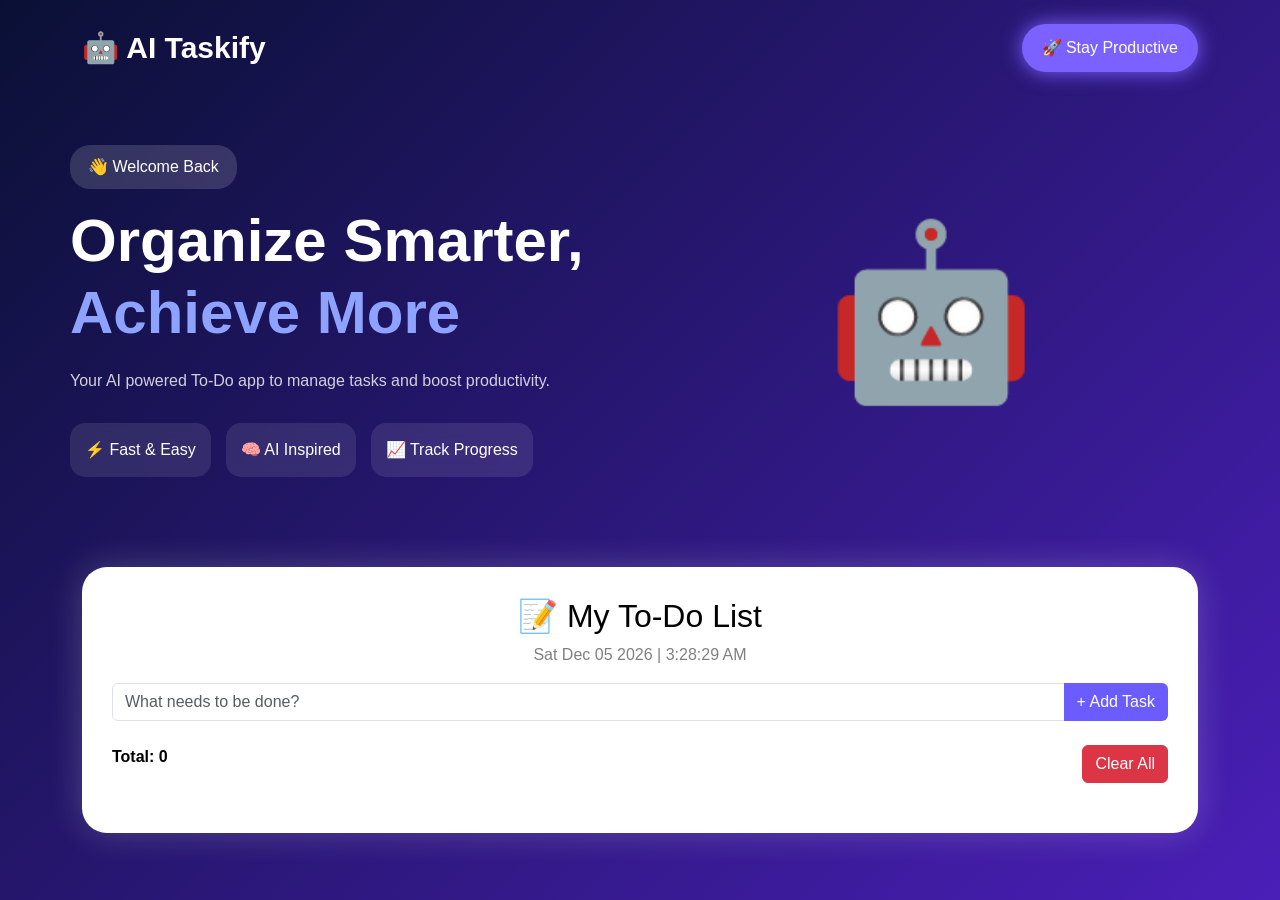
<file: index.html>
<!DOCTYPE html>
<html lang="en">
<head>
<meta charset="UTF-8">
<meta name="viewport" content="width=device-width, initial-scale=1.0">

<title>AI Taskify</title>

<link href="https://cdn.jsdelivr.net/npm/bootstrap@5.3.3/dist/css/bootstrap.min.css" rel="stylesheet">

<link rel="stylesheet" href="style.css">
</head>

<body>

<nav class="navbar navbar-expand-lg">
<div class="container">

<a class="navbar-brand logo" href="#">
🤖 AI Taskify
</a>

<button class="btn btn-glow">
🚀 Stay Productive
</button>

</div>
</nav>


<section class="hero container">

<div class="row align-items-center">

<div class="col-md-6">

<p class="tag">
👋 Welcome Back
</p>

<h1>
Organize Smarter,<br>
<span>Achieve More</span>
</h1>

<p class="hero-text">
Your AI powered To-Do app to manage tasks and boost productivity.
</p>

<div class="cards">

<div class="mini-card">
⚡ Fast & Easy
</div>

<div class="mini-card">
🧠 AI Inspired
</div>

<div class="mini-card">
📈 Track Progress
</div>

</div>

</div>


<div class="col-md-6 text-center">

<div class="robot">
🤖
</div>

</div>

</div>

</section>


<div class="container">

<div class="todo-box">

<h2>📝 My To-Do List</h2>

<p id="date"></p>


<div class="input-group mb-4">

<input
type="text"
id="taskInput"
class="form-control"
placeholder="What needs to be done?">

<button
class="btn add-btn"
onclick="addTask()">

+ Add Task
</button>

</div>


<div class="status">

<div class="status-box">
Total:
<span id="counter">0</span>
</div>

<button
class="btn btn-danger"
onclick="clearAll()">

Clear All
</button>

</div>

<ul id="taskList"></ul>

</div>

</div>

<script src="script.js"></script>

</body>
</html>
</file>
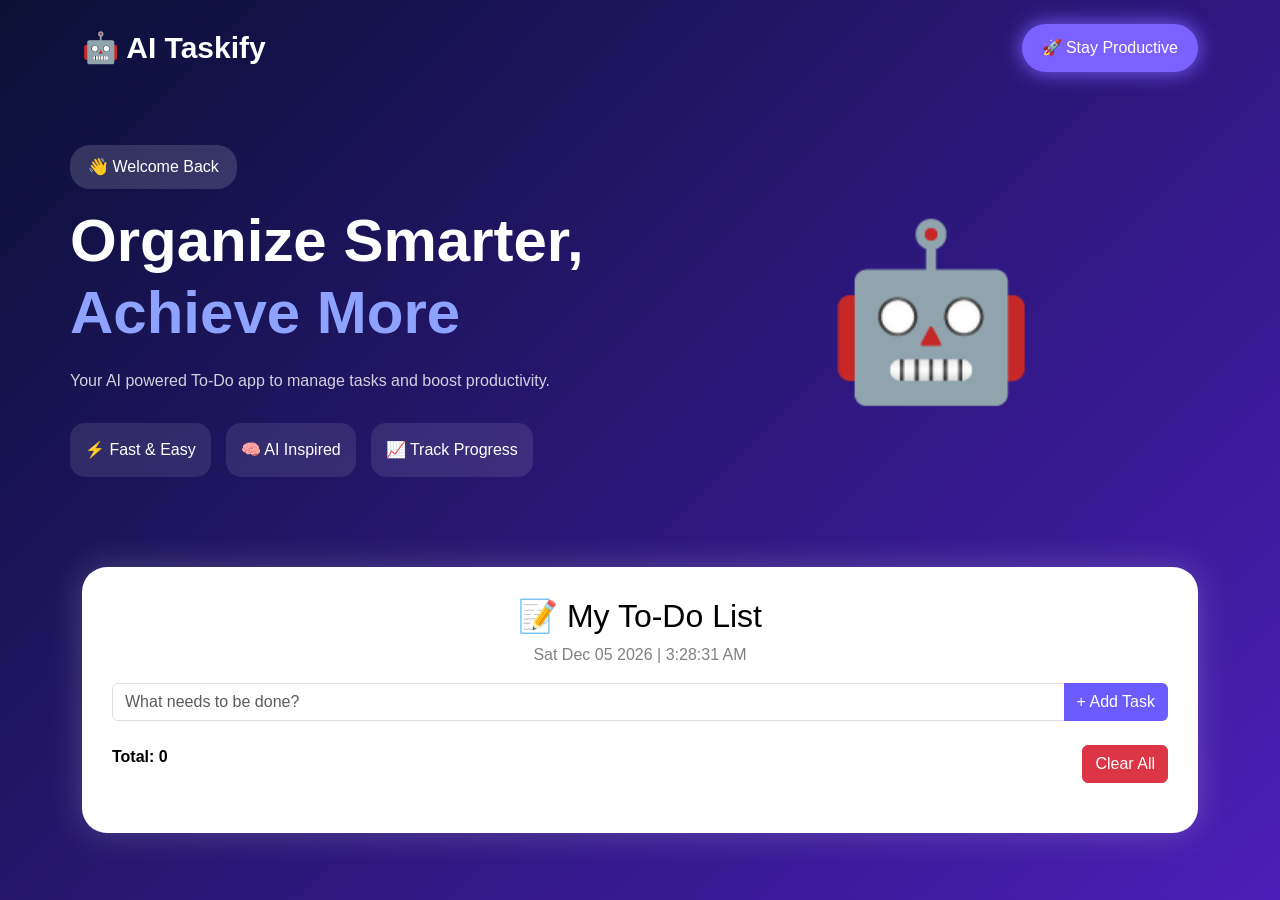
<file: docs/index.html>
<!DOCTYPE html>
<html lang="en">
<head>
<meta charset="UTF-8">
<meta name="viewport" content="width=device-width, initial-scale=1.0">

<title>AI Taskify</title>

<link href="https://cdn.jsdelivr.net/npm/bootstrap@5.3.3/dist/css/bootstrap.min.css" rel="stylesheet">

<link rel="stylesheet" href="style.css">
</head>

<body>

<nav class="navbar navbar-expand-lg">
<div class="container">

<a class="navbar-brand logo" href="#">
🤖 AI Taskify
</a>

<button class="btn btn-glow">
🚀 Stay Productive
</button>

</div>
</nav>


<section class="hero container">

<div class="row align-items-center">

<div class="col-md-6">

<p class="tag">
👋 Welcome Back
</p>

<h1>
Organize Smarter,<br>
<span>Achieve More</span>
</h1>

<p class="hero-text">
Your AI powered To-Do app to manage tasks and boost productivity.
</p>

<div class="cards">

<div class="mini-card">
⚡ Fast & Easy
</div>

<div class="mini-card">
🧠 AI Inspired
</div>

<div class="mini-card">
📈 Track Progress
</div>

</div>

</div>


<div class="col-md-6 text-center">

<div class="robot">
🤖
</div>

</div>

</div>

</section>


<div class="container">

<div class="todo-box">

<h2>📝 My To-Do List</h2>

<p id="date"></p>


<div class="input-group mb-4">

<input
type="text"
id="taskInput"
class="form-control"
placeholder="What needs to be done?">

<button
class="btn add-btn"
onclick="addTask()">

+ Add Task
</button>

</div>


<div class="status">

<div class="status-box">
Total:
<span id="counter">0</span>
</div>

<button
class="btn btn-danger"
onclick="clearAll()">

Clear All
</button>

</div>

<ul id="taskList"></ul>

</div>

</div>

<script src="script.js"></script>

</body>
</html>
</file>
<file: style.css>
body{

background:
linear-gradient(
135deg,
#0a1035,
#4a1eb8
);

font-family:
Arial,sans-serif;

color:white;

min-height:100vh;
}

.navbar{

padding:20px;
}

.logo{

font-size:30px;

font-weight:bold;

color:white!important;
}

.btn-glow{

background:#7b61ff;

color:white;

border:none;

padding:12px 20px;

border-radius:30px;

box-shadow:
0 0 20px #7b61ff;
}

.hero{

padding:50px 0;
}

.tag{

display:inline-block;

padding:10px 18px;

border-radius:20px;

background:rgba(255,255,255,.15);
}

.hero h1{

font-size:60px;

font-weight:bold;
}

.hero span{

color:#8ea2ff;
}

.hero-text{

margin-top:20px;

opacity:.8;
}

.cards{

display:flex;

gap:15px;

margin-top:30px;

flex-wrap:wrap;
}

.mini-card{

background:
rgba(255,255,255,.1);

padding:15px;

border-radius:15px;

backdrop-filter:
blur(8px);

transition:.4s;
}

.mini-card:hover{

transform:
translateY(-6px);
}

.robot{

font-size:170px;

animation:
float 2s infinite alternate;
}

@keyframes float{

from{
transform:
translateY(0);
}

to{
transform:
translateY(-20px);
}
}

.todo-box{

margin-top:40px;

background:white;

color:black;

padding:30px;

border-radius:25px;

box-shadow:
0 0 35px rgba(255,255,255,.2);
}

.todo-box h2{

text-align:center;
}

#date{

text-align:center;

color:gray;
}

.add-btn{

background:#6a5cff;

color:white;
}

.status{

display:flex;

justify-content:space-between;

margin-bottom:20px;
}

.status-box{

font-weight:bold;
}

ul{

padding:0;
}

li{

list-style:none;

background:#f5f5f5;

margin-top:15px;

padding:15px;

border-radius:15px;

display:flex;

justify-content:space-between;

align-items:center;

transition:.3s;
}

li:hover{

transform:scale(1.02);
}

.completed{

text-decoration:
line-through;

opacity:.5;
}

@media(max-width:768px){

.hero h1{

font-size:40px;
}

.robot{

font-size:100px;
}

}
</file>
<file: docs/style.css>
body{

background:
linear-gradient(
135deg,
#0a1035,
#4a1eb8
);

font-family:
Arial,sans-serif;

color:white;

min-height:100vh;
}

.navbar{

padding:20px;
}

.logo{

font-size:30px;

font-weight:bold;

color:white!important;
}

.btn-glow{

background:#7b61ff;

color:white;

border:none;

padding:12px 20px;

border-radius:30px;

box-shadow:
0 0 20px #7b61ff;
}

.hero{

padding:50px 0;
}

.tag{

display:inline-block;

padding:10px 18px;

border-radius:20px;

background:rgba(255,255,255,.15);
}

.hero h1{

font-size:60px;

font-weight:bold;
}

.hero span{

color:#8ea2ff;
}

.hero-text{

margin-top:20px;

opacity:.8;
}

.cards{

display:flex;

gap:15px;

margin-top:30px;

flex-wrap:wrap;
}

.mini-card{

background:
rgba(255,255,255,.1);

padding:15px;

border-radius:15px;

backdrop-filter:
blur(8px);

transition:.4s;
}

.mini-card:hover{

transform:
translateY(-6px);
}

.robot{

font-size:170px;

animation:
float 2s infinite alternate;
}

@keyframes float{

from{
transform:
translateY(0);
}

to{
transform:
translateY(-20px);
}
}

.todo-box{

margin-top:40px;

background:white;

color:black;

padding:30px;

border-radius:25px;

box-shadow:
0 0 35px rgba(255,255,255,.2);
}

.todo-box h2{

text-align:center;
}

#date{

text-align:center;

color:gray;
}

.add-btn{

background:#6a5cff;

color:white;
}

.status{

display:flex;

justify-content:space-between;

margin-bottom:20px;
}

.status-box{

font-weight:bold;
}

ul{

padding:0;
}

li{

list-style:none;

background:#f5f5f5;

margin-top:15px;

padding:15px;

border-radius:15px;

display:flex;

justify-content:space-between;

align-items:center;

transition:.3s;
}

li:hover{

transform:scale(1.02);
}

.completed{

text-decoration:
line-through;

opacity:.5;
}

@media(max-width:768px){

.hero h1{

font-size:40px;
}

.robot{

font-size:100px;
}

}
</file>
